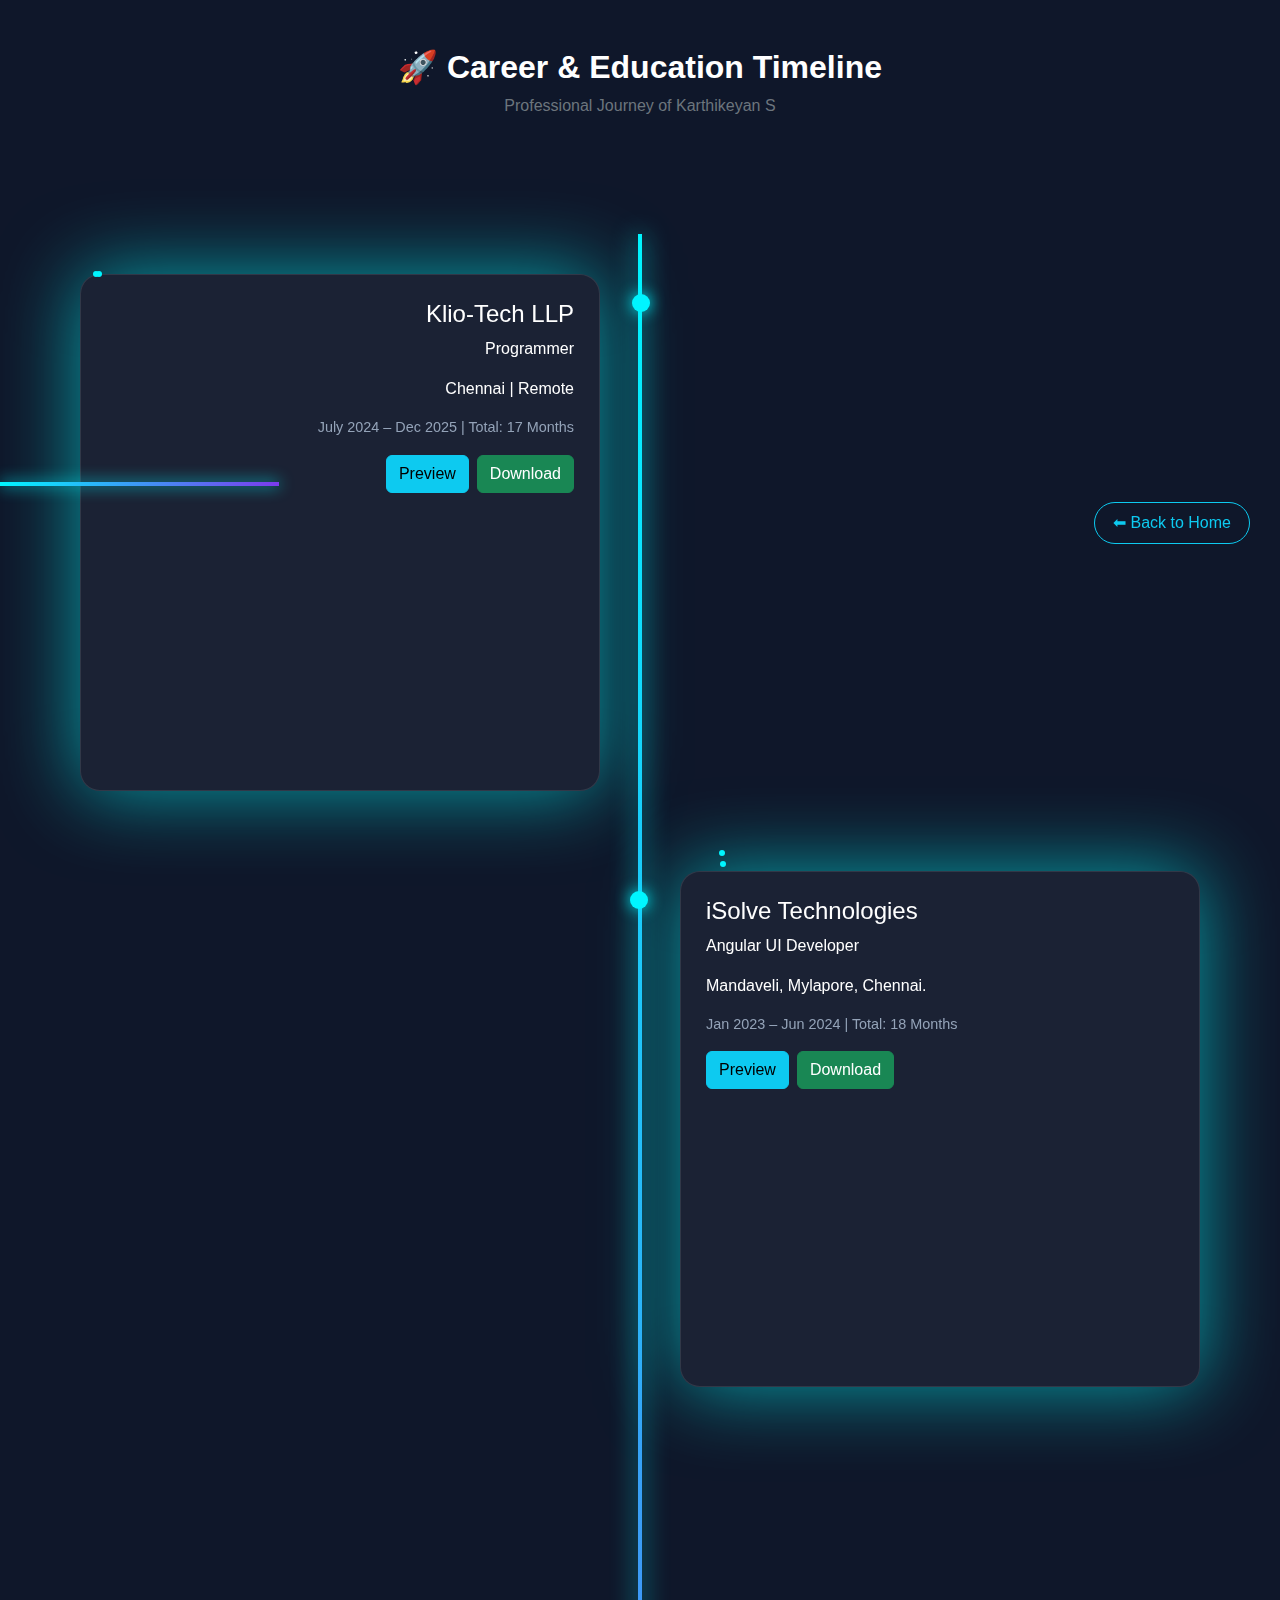
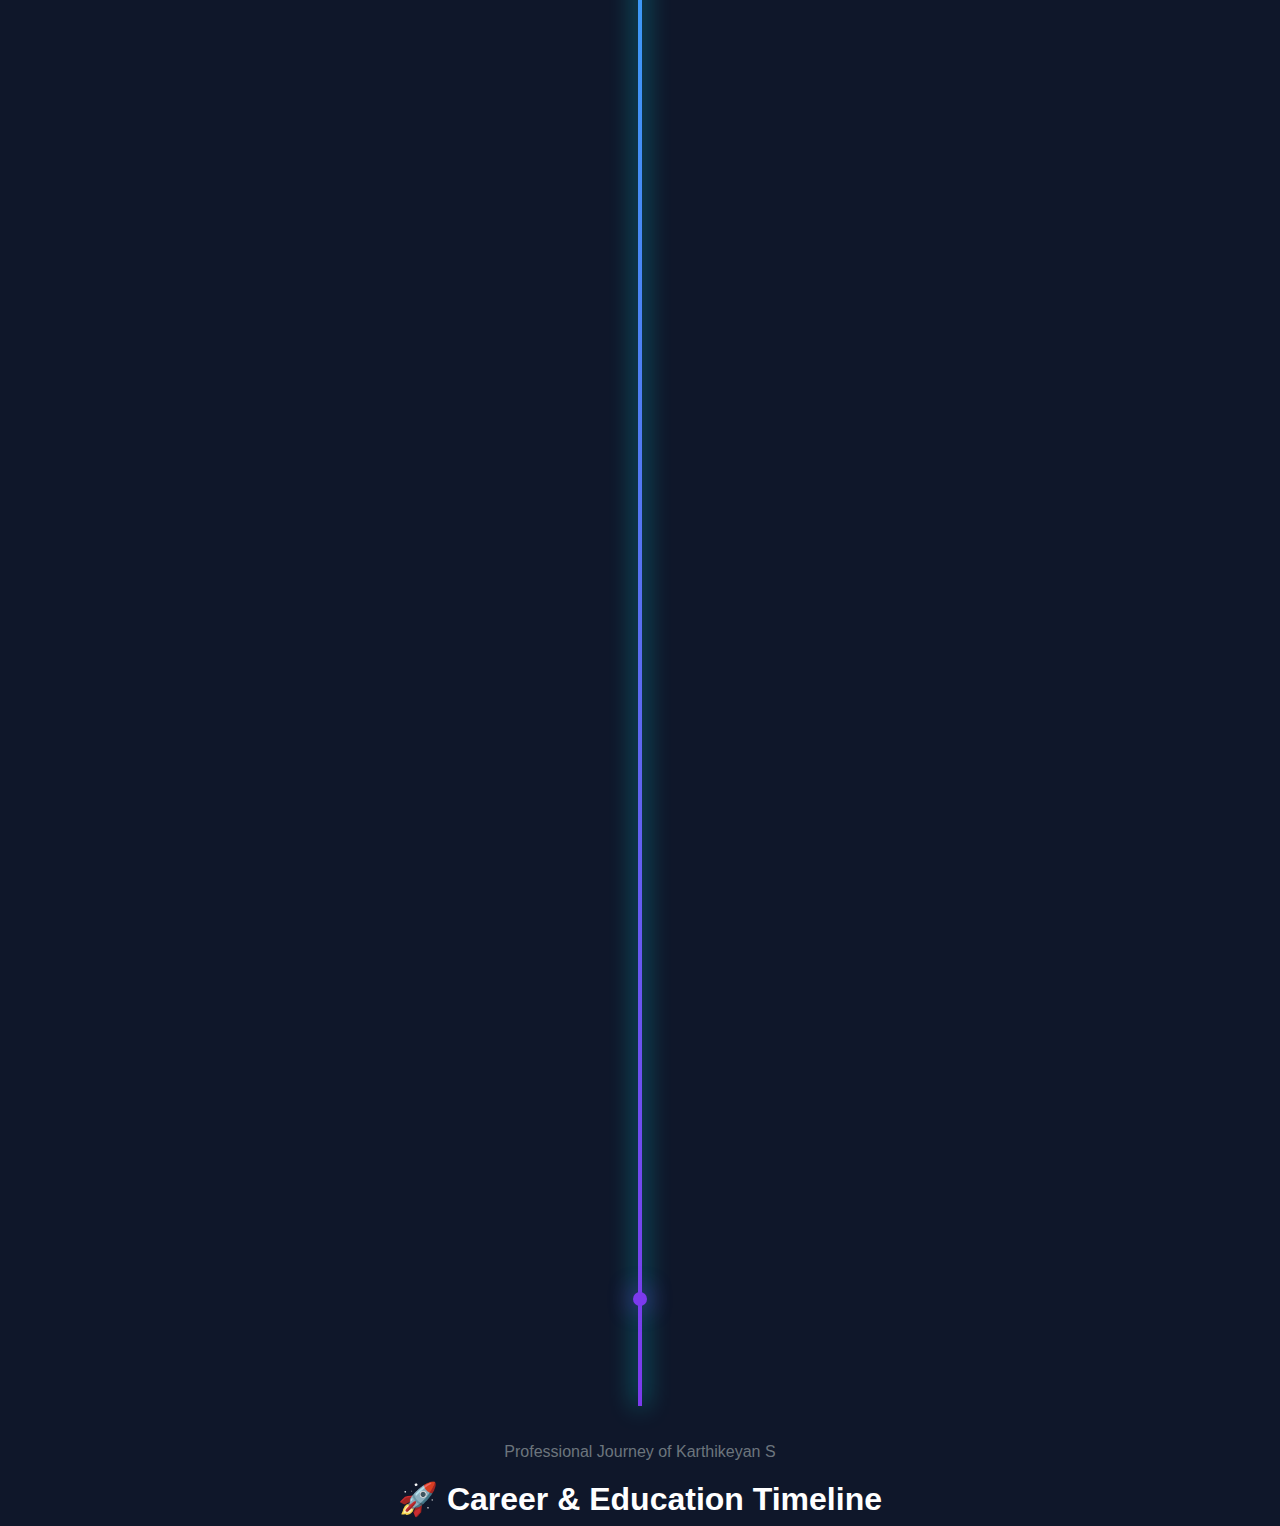
<file: Milestones/index.html>
<!DOCTYPE html>
<html lang="en">

<head>
    <meta charset="UTF-8">
    <meta name="viewport" content="width=device-width, initial-scale=1.0">
    <title>Karthikeyan S | Career Timeline</title>

    <link href="https://cdn.jsdelivr.net/npm/bootstrap@5.3.2/dist/css/bootstrap.min.css" rel="stylesheet">
    <style>
        body {
            background: #0f172a;
            color: #fff;
            font-family: 'Segoe UI', sans-serif;
            overflow-x: hidden;
        }

        /* Scroll Progress Bar */
        #progressBar {
            position: fixed;
            top: 0;
            left: 0;
            width: 0%;
            height: 4px;
            background: linear-gradient(90deg, #00f5ff, #7c3aed);
            z-index: 9999;
            box-shadow: 0 0 15px #00f5ff;
        }

        /* Timeline Container */
        .timeline {
            position: relative;
            max-width: 1200px;
            margin: auto;
            padding: 100px 0;
        }

        /* Vertical glowing line */
        .timeline::before {
            content: '';
            position: absolute;
            left: 50%;
            width: 4px;
            height: 97%;
            background: linear-gradient(to bottom, #00f5ff, #7c3aed);
            transform: translateX(-50%);
            box-shadow: 0 0 25px #00f5ff;
        }

        /* Moving dot with pause */
        .timeline::after {
            content: '';
            position: absolute;
            left: 50%;
            width: 14px;
            height: 14px;
            background: #7c3aed;
            border-radius: 50%;
            transform: translateX(-50%);
            box-shadow: 0 0 25px #7c3aed;
            animation: moveDot 14s ease-in-out infinite;
        }

        @keyframes moveDot {
            0% {
                top: 100%;
            }

            20% {
                top: 85%;
            }

            30% {
                top: 65%;
            }

            45% {
                top: 50%;
            }

            55% {
                top: 35%;
            }

            70% {
                top: 20%;
            }

            80% {
                top: 5%;
            }

            100% {
                top: 0%;
            }
        }

        /* Timeline Items */
        .timeline-item {
            position: relative;
            width: 50%;
            padding: 40px;
            opacity: 0;
            transform: translateY(60px);
            transition: all 0.8s ease;
        }

        .timeline-item.show {
            opacity: 1;
            transform: translateY(0);
        }

        .timeline-item.left {
            left: 0;
            text-align: right;
        }

        .timeline-item.right {
            left: 50%;
        }

        /* Pulsing nodes */
        .timeline-item::before {
            content: '';
            position: absolute;
            top: 60px;
            width: 18px;
            height: 18px;
            background: #00f5ff;
            border-radius: 50%;
            box-shadow: 0 0 15px #00f5ff;
            animation: pulseNode 2s infinite;
        }

        .timeline-item.left::before {
            right: -10px;
        }

        .timeline-item.right::before {
            left: -10px;
        }

        @keyframes pulseNode {
            0% {
                box-shadow: 0 0 10px #00f5ff;
            }

            50% {
                box-shadow: 0 0 35px #00f5ff;
            }

            100% {
                box-shadow: 0 0 10px #00f5ff;
            }
        }

        /* Glassmorphism Card */
        .timeline-content {
            background: rgba(255, 255, 255, 0.05);
            backdrop-filter: blur(15px);
            border: 1px solid rgba(255, 255, 255, 0.1);
            padding: 25px;
            border-radius: 20px;
            box-shadow: 0 0 30px rgba(0, 255, 255, 0.08);
            transition: 0.4s ease;
        }

        .timeline-content:hover {
            transform: translateY(-6px);
            box-shadow: 0 0 60px rgba(0, 255, 255, 0.3);
        }

        /* Glow increase when visible */
        .timeline-item.active .timeline-content {
            box-shadow: 0 0 80px rgba(0, 255, 255, 0.6);
        }

        /* PDF preview */
        .timeline-content iframe {
            width: 100%;
            height: 250px;
            border-radius: 10px;
            border: none;
            margin-top: 15px;
        }

        /* Duration text */
        .duration {
            font-size: 0.9rem;
            color: #94a3b8;
        }

        /* Particle spark */
        .spark {
            position: absolute;
            width: 6px;
            height: 6px;
            background: #00f5ff;
            border-radius: 50%;
            animation: sparkFly 1.5s linear infinite;
        }

        @keyframes sparkFly {
            0% {
                transform: translate(0, 0);
                opacity: 1;
            }

            100% {
                transform: translate(20px, -20px);
                opacity: 0;
            }
        }

        /* Responsive */
        @media screen and (max-width: 992px) {

            .timeline::before {
                left: 20px;
            }

            .timeline::after {
                left: 20px;
            }

            .timeline-item {
                width: 100%;
                padding-left: 60px;
                padding-right: 20px;
            }

            .timeline-item.left,
            .timeline-item.right {
                left: 0;
                text-align: left;
            }

            .timeline-item::before {
                left: 10px;
            }
        }

        .home-btn {
            position: fixed;
            top: 20px;
            right: 30px;
            z-index: 1000;
        }

        .home-btn .btn {
            backdrop-filter: blur(10px);
            border-radius: 30px;
            padding: 8px 18px;
            font-weight: 500;
            transition: 0.3s ease;
        }

        .home-btn .btn:hover {
            transform: translateY(-3px);
            box-shadow: 0 0 20px #00f5ff;
        }
    </style>
</head>

<body>
    <div id="progressBar"></div>
    <!-- Home Button -->
    <div class="home-btn">
        <a href="../index.html" class="btn btn-outline-info">
            ⬅ Back to Home
        </a>
    </div>

    <div class="container text-center mt-5">
        <h2 class="fw-bold">🚀 Career & Education Timeline</h2>
        <p class="text-secondary">Professional Journey of Karthikeyan S</p>
    </div>

    <div class="timeline">

        <!-- KlioTech -->
        <div class="timeline-item left">
            <div class="timeline-content">
                <h4>Klio-Tech LLP</h4>
                <p>Programmer</p>
                <p>Chennai | Remote</p>
                <p class="duration">July 2024 – Dec 2025 | Total: 17 Months</p>

                <div class="d-flex gap-2 justify-content-end">
                    <button class="btn btn-info btn-custom" onclick="openPDF('Relieving letter Karthikeyan S.pdf')">
                        Preview
                    </button>
                    <a href="Relieving letter Karthikeyan S.pdf" download class="btn btn-success btn-custom">
                        Download
                    </a>
                </div>

                <iframe src="Relieving letter Karthikeyan S.pdf#toolbar=0"></iframe>
            </div>
        </div>

        <!-- iSolve -->
        <div class="timeline-item right">
            <div class="timeline-content">
                <h4>iSolve Technologies</h4>
                <p>Angular UI Developer</p>
                <p>Mandaveli, Mylapore, Chennai.</p>
                <p class="duration">Jan 2023 – Jun 2024 | Total: 18 Months</p>

                <div class="d-flex gap-2">
                    <button class="btn btn-info btn-custom" onclick="openPDF('isolve exp letter.pdf')">
                        Preview
                    </button>
                    <a href="isolve exp letter.pdf" download class="btn btn-success btn-custom">
                        Download
                    </a>
                </div>

                <iframe src="isolve exp letter.pdf#toolbar=0"></iframe>
            </div>
        </div>

        <!-- Aarthi Scan -->
        <div class="timeline-item left">
            <div class="timeline-content">
                <h4>Aarthi Scan</h4>
                <p>Software Developer</p>
                <p>Vadapalani, Chennai</p>
                <p class="duration">2021 – 2022 | Total: 12 Months</p>

                <div class="d-flex gap-2 justify-content-end">
                    <button class="btn btn-info btn-custom"
                        onclick="openPDF('aarthi scan letter of service and relieving 2021-2022.pdf')">
                        Preview
                    </button>
                    <a href="aarthi scan letter of service and relieving 2021-2022.pdf" download
                        class="btn btn-success btn-custom">
                        Download
                    </a>
                </div>

                <iframe src="aarthi scan letter of service and relieving 2021-2022.pdf#toolbar=0"></iframe>
            </div>
        </div>

        <!-- Education -->
        <div class="timeline-item right">
            <div class="timeline-content">
                <h4>Bachelor Degree</h4>
                <p>Provisional & Consolidated Certificate</p>
                <p class="duration">Completed: 2021</p>
                <p>Sivakasi, Tamil Nadu</p>

                <div class="d-flex gap-2">
                    <button class="btn btn-info btn-custom" onclick="openPDF('provisional certificate.pdf')">
                        Preview
                    </button>
                    <a href="provisional certificate.pdf" download class="btn btn-success btn-custom">
                        Download
                    </a>
                </div>

                <iframe src="provisional certificate.pdf#toolbar=0"></iframe>
                <iframe src="consolidated certificate.pdf#toolbar=0"></iframe>
            </div>
        </div>

    </div>

    <!-- Modal -->
    <div class="modal fade" id="pdfModal">
        <div class="modal-dialog modal-xl modal-dialog-centered">
            <div class="modal-content">
                <div class="modal-header">
                    <h5>Full Document Preview</h5>
                    <button class="btn-close" data-bs-dismiss="modal"></button>
                </div>
                <div class="modal-body">
                    <iframe id="pdfFrame" style="width:100%; height:80vh;"></iframe>
                </div>
            </div>
        </div>
    </div>

    <div class="container text-center mt-5">
        <p class="text-secondary">Professional Journey of Karthikeyan S</p>
        <h2 class="fw-bold">🚀 Career & Education Timeline</h2>
    </div>


    <script src="https://cdn.jsdelivr.net/npm/bootstrap@5.3.2/dist/js/bootstrap.bundle.min.js"></script>

    <script>
        // Auto scroll from top (0%) to bottom (100%) on every load
        window.addEventListener("load", function () {

            // Always start at top
            window.scrollTo(0, 0);

            const totalHeight = document.documentElement.scrollHeight - window.innerHeight;
            const duration = 4000; // 4 seconds (adjust speed here)

            let startTime = null;

            function autoScroll(timestamp) {
                if (!startTime) startTime = timestamp;
                const progress = timestamp - startTime;

                const scrollPosition = Math.min((progress / duration) * totalHeight, totalHeight);
                window.scrollTo(0, scrollPosition);

                if (progress < duration) {
                    requestAnimationFrame(autoScroll);
                }
            }

            requestAnimationFrame(autoScroll);
        });
        function openPDF(file) {
            document.getElementById("pdfFrame").src = file;
            new bootstrap.Modal(document.getElementById('pdfModal')).show();
        }

        /* Scroll reveal + glow */
        const items = document.querySelectorAll(".timeline-item");

        const observer = new IntersectionObserver((entries) => {
            entries.forEach(entry => {
                if (entry.isIntersecting) {
                    entry.target.classList.add("show");
                    entry.target.classList.add("active");
                }
            });
        }, { threshold: 0.3 });

        items.forEach(item => observer.observe(item));

        /* Add particle sparks */
        items.forEach(item => {
            for (let i = 0; i < 2; i++) {
                const spark = document.createElement('div');
                spark.classList.add('spark');
                spark.style.top = Math.random() * 80 + "px";
                spark.style.left = Math.random() * 80 + "px";
                item.appendChild(spark);
            }
        });

        /* Scroll progress */
        window.addEventListener("scroll", () => {
            let scrollTop = window.scrollY;
            let docHeight = document.body.scrollHeight - window.innerHeight;
            let scrollPercent = (scrollTop / docHeight) * 100;
            document.getElementById("progressBar").style.width = scrollPercent + "%";
        });
    </script>
</body>

</html>
</file>
